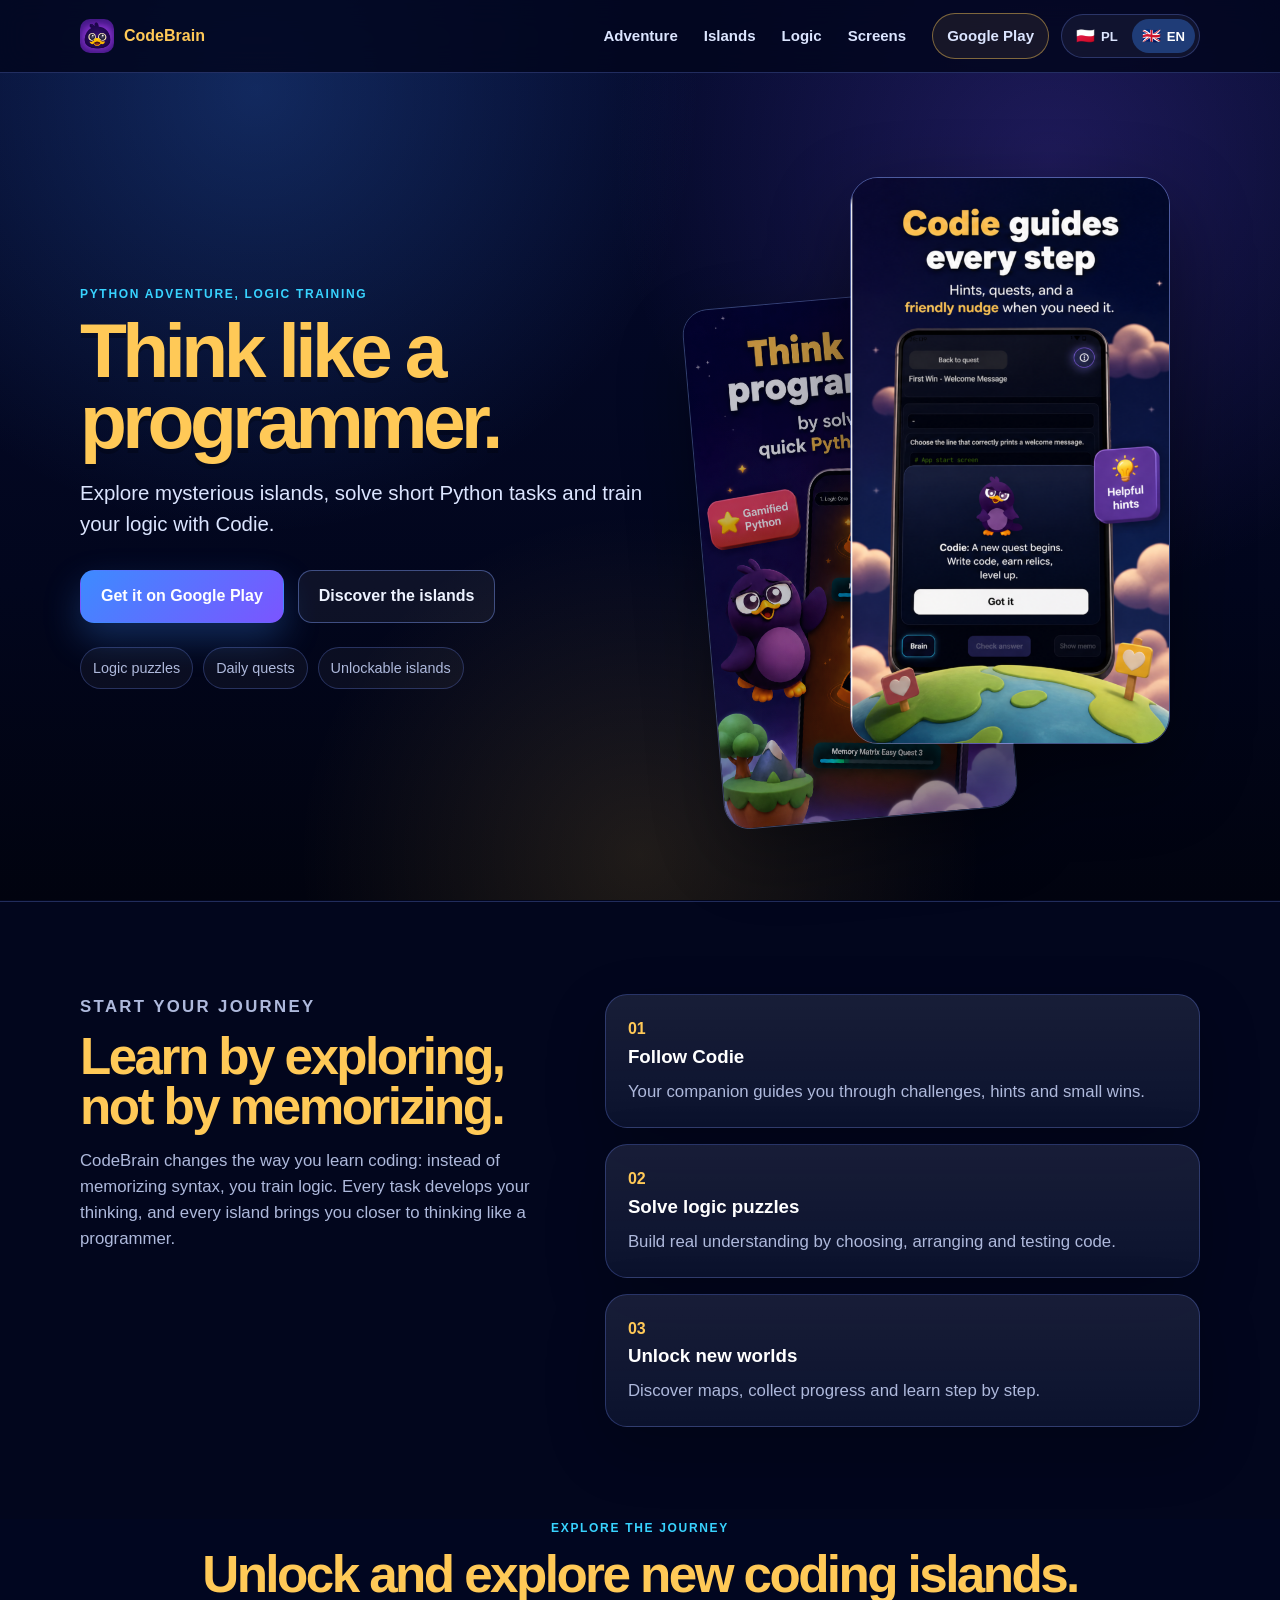
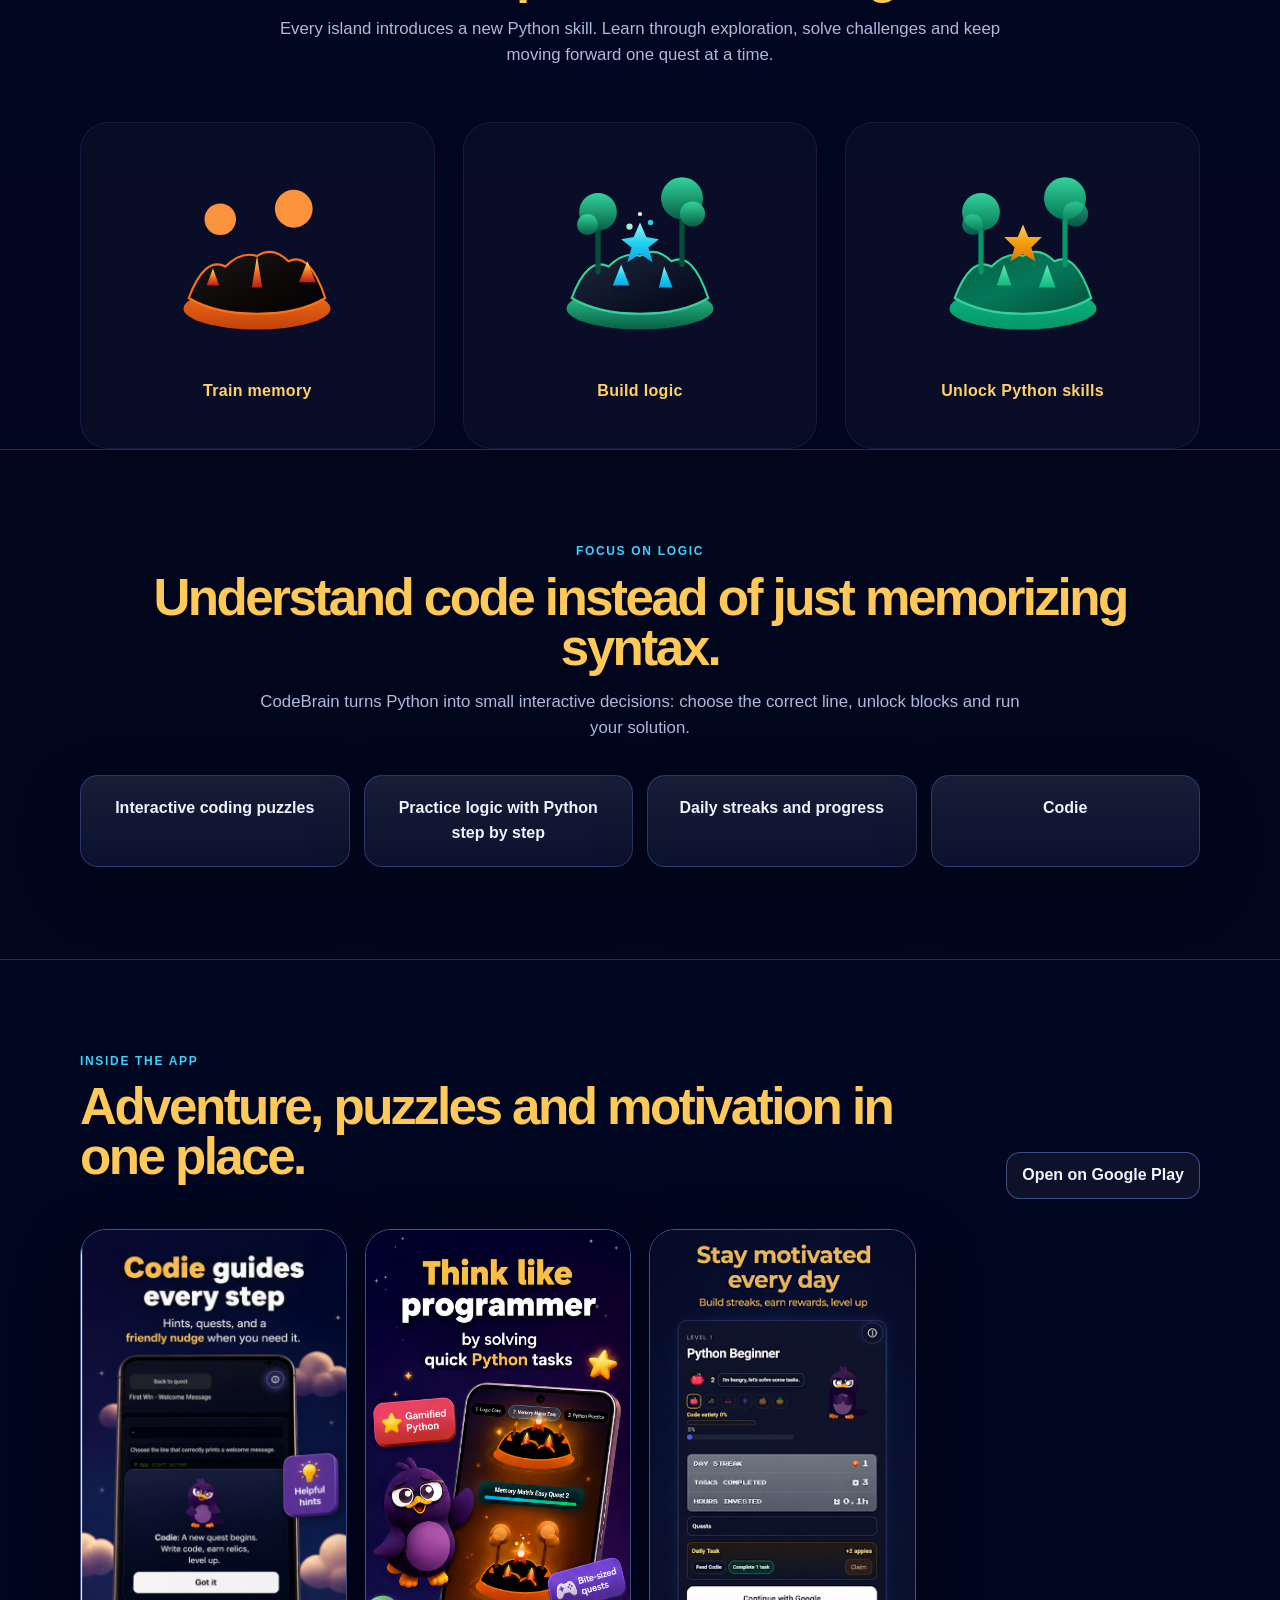
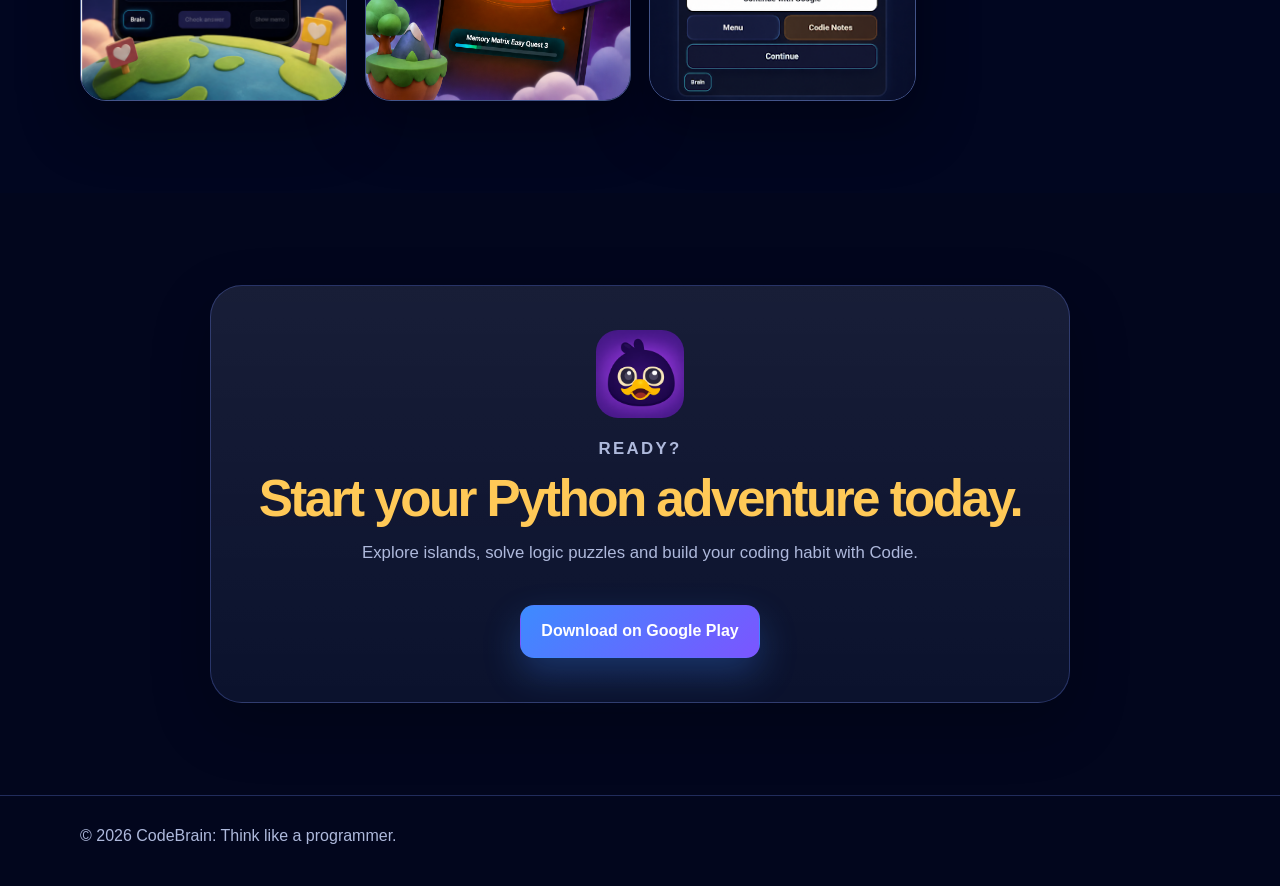
<file: index.html>
<!doctype html>
<html lang="en">
<head>
  <meta charset="UTF-8" />
  <meta name="viewport" content="width=device-width, initial-scale=1.0" />

  <title>CodeBrain - Trenuj logikę programisty</title>
  <meta
    name="description"
    content="Trenuj logikę programisty krok po kroku z Codie. Rozwiazuj logiczne zagadki, odblokowuj bloki kodu, odkrywaj wyspy i trenuj mózg codziennie."
  />

  <link rel="icon" type="image/png" href="assets/img/icon-512.png" />
  <link rel="stylesheet" href="assets/css/styles.css" />
  <script src="assets/js/main.js" defer></script>
  <!-- Google Tag Manager -->
<script>(function(w,d,s,l,i){w[l]=w[l]||[];w[l].push({'gtm.start':
new Date().getTime(),event:'gtm.js'});var f=d.getElementsByTagName(s)[0],
j=d.createElement(s),dl=l!='dataLayer'?'&l='+l:'';j.async=true;j.src=
'https://www.googletagmanager.com/gtm.js?id='+i+dl;f.parentNode.insertBefore(j,f);
})(window,document,'script','dataLayer','GTM-NPBKLX9R');</script>
<!-- End Google Tag Manager -->
</head>

<body>
  <!-- Google Tag Manager (noscript) -->
<noscript><iframe src="https://www.googletagmanager.com/ns.html?id=GTM-NPBKLX9R"
height="0" width="0" style="display:none;visibility:hidden"></iframe></noscript>
<!-- End Google Tag Manager (noscript) -->
  <div class="page-bg" aria-hidden="true"></div>

  <header class="site-header">
    <div class="container header-inner">
      <a class="brand" href="#top">
        <img src="assets/img/icon-512.png" alt="" />
        CodeBrain
      </a>

      <div class="header-actions">
        <button
          class="menu-toggle"
          id="menu-toggle"
          type="button"
          data-i18n="menu.toggle"
          data-i18n-attr="aria-label"
          aria-label="Otworz menu"
          aria-expanded="false"
          aria-controls="site-nav"
        >
          <span></span>
          <span></span>
          <span></span>
        </button>

        <nav class="site-nav" id="site-nav">
          <a href="#adventure" data-i18n="nav.adventure">Przygoda</a>
          <a href="#islands" data-i18n="nav.islands">Wyspy</a>
          <a href="#logic" data-i18n="nav.logic">Logika</a>
          <a href="#screens" data-i18n="nav.screens">Ekrany</a>
          <a
            class="nav-cta"
            href="https://play.google.com/store/apps/details?id=com.brainacademy.app"
            target="_blank"
            rel="noopener"
            data-i18n="nav.play"
          >
            Google Play
          </a>
        </nav>

        <div
          class="lang-switch"
          role="group"
          data-i18n="lang.group"
          data-i18n-attr="aria-label"
          aria-label="Wybierz jezyk"
        >
          <button
            class="lang-btn"
            type="button"
            data-lang="pl"
            data-i18n="lang.plLabel"
            data-i18n-attr="aria-label"
            aria-label="Polski"
          >
            <span class="flag" aria-hidden="true">&#x1F1F5;&#x1F1F1;</span>
            <span>PL</span>
          </button>
          <button
            class="lang-btn active"
            type="button"
            data-lang="en"
            data-i18n="lang.enLabel"
            data-i18n-attr="aria-label"
            aria-label="English"
          >
            <span class="flag" aria-hidden="true">&#x1F1EC;&#x1F1E7;</span>
            <span>EN</span>
          </button>
        </div>
      </div>
    </div>
  </header>

  <main id="top">
    <section class="hero">
      <div class="container hero-grid">
        <div class="hero-copy">
          <p class="eyebrow" data-i18n="hero.eyebrow">Przygoda z Pythonem, trening logiki</p>

          <h1 data-i18n="hero.title">Myśl jak programista.</h1>

          <p class="lead" data-i18n="hero.lead">
            Odkrywaj tajemnicze wyspy, rozwiazuj którtkie zadania Python i trenuj logikę
            z Codie.
          </p>

          <div class="hero-actions">
            <a
              class="btn btn-primary"
              href="https://play.google.com/store/apps/details?id=com.brainacademy.app"
              target="_blank"
              rel="noopener"
              data-i18n="hero.primaryCta"
            >
              Pobierz z Google Play
            </a>

            <a class="btn btn-ghost" href="#islands" data-i18n="hero.secondaryCta">
              Poznaj wyspy
            </a>
          </div>

          <div class="mini-stats">
            <span data-i18n="hero.stat1">Logiczne zagadki</span>
            <span data-i18n="hero.stat2">Codzienne misje</span>
            <span data-i18n="hero.stat3">Odblokowywane wyspy</span>
          </div>
        </div>

        <div class="phone-stack" data-i18n="hero.screensAria" data-i18n-attr="aria-label" aria-label="Zrzuty ekranu aplikacji CodeBrain">
          <img
            class="phone phone-main"
            src="assets/img/screen-puzzle.png"
            data-i18n="hero.phoneMainAlt"
            data-i18n-attr="alt"
            alt="Ekran zagadki kodowania BrainAcademy"
          />
          <img
            class="phone phone-back"
            src="assets/img/screen-codie.png"
            data-i18n="hero.phoneBackAlt"
            data-i18n-attr="alt"
            alt="Ekran przygody z Codie"
          />
        </div>
      </div>
    </section>

    <section class="section" id="adventure">
      <div class="container split">
        <div>
          <p class="eyebrow" data-i18n="adventure.eyebrow">Rozpocznij podroz</p>
          <h2 data-i18n="adventure.title">Ucz sie przez odkrywanie, a nie przez wkuwanie.</h2>
          <p data-i18n="adventure.lead">
            CodeBrain zmienia zasady nauki kodowania: zamiast składni trenuj logikę. 
            Kazde zadanie trenuje logike, a kazda wyspa przybliza Cie do myslenia jak programista.
          </p>
        </div>

        <div class="cards">
          <article class="card">
            <span>01</span>
            <h3 data-i18n="adventure.card1Title">Podazaj za Codie</h3>
            <p data-i18n="adventure.card1Text">
              Twoj towarzysz prowadzi cie przez wyzwania, podpowiedzi i male zwyciestwa.
            </p>
          </article>

          <article class="card">
            <span>02</span>
            <h3 data-i18n="adventure.card2Title">Rozwiazuj logiczne zagadki</h3>
            <p data-i18n="adventure.card2Text">
              Buduj prawdziwe zrozumienie przez wybieranie, ukladanie i testowanie kodu.
            </p>
          </article>

          <article class="card">
            <span>03</span>
            <h3 data-i18n="adventure.card3Title">Odblokowuj nowe swiaty</h3>
            <p data-i18n="adventure.card3Text">
              Odkrywaj mapy, zbieraj postepy i ucz sie krok po kroku.
            </p>
          </article>
        </div>
      </div>
    </section>

    <section class="islands-showcase section-dark" id="islands">
      <div class="container">
        <div class="center">
          <p class="eyebrow" data-i18n="islands.eyebrow">Odkrywaj podroz</p>

          <h2 data-i18n="islands.title">Odblokowuj i eksploruj nowe wyspy kodowania.</h2>

          <p class="section-lead" data-i18n="islands.lead">
            Kazda wyspa wprowadza nowa umiejetnosc Pythona.
            Ucz sie przez odkrywanie, rozwiazuj wyzwania i idz dalej misja po misji.
          </p>
        </div>

        <div class="island-grid">
          <article class="island-card">
            <img
              src="assets/img/island-lava-unlocked.svg"
              data-i18n="islands.card1Alt"
              data-i18n-attr="alt"
              alt="Wyspa Pythona"
            />
            <p class="island-label" data-i18n="islands.card1Label">Trenuj pamiec</p>
          </article>

          <article class="island-card">
            <img
              src="assets/img/island-completed.svg"
              data-i18n="islands.card2Alt"
              data-i18n-attr="alt"
              alt="Wyspa kodowania"
            />
            <p class="island-label" data-i18n="islands.card2Label">Buduj logike</p>
          </article>

          <article class="island-card">
            <img
              src="assets/img/island-nebula-rift.svg"
              data-i18n="islands.card3Alt"
              data-i18n-attr="alt"
              alt="Wyspa przygody"
            />
            <p class="island-label" data-i18n="islands.card3Label">Odblokowuj umiejetnosci Pythona</p>
          </article>
        </div>
      </div>
    </section>

    <section class="section" id="logic">
      <div class="container center">
        <p class="eyebrow" data-i18n="logic.eyebrow">Skup sie na logice</p>
        <h2 data-i18n="logic.title">Zrozum kod zamiast zapamietywac sama skladnie.</h2>

        <p class="section-lead" data-i18n="logic.lead">
          CodeBrain zamienia Pythona w male, interaktywne decyzje:
          wybierz poprawna linie, odblokuj bloki i uruchom rozwiazanie.
        </p>

        <div class="feature-grid">
          <div class="feature" data-i18n="logic.feature1">Interaktywne zagadki kodowania</div>
          <div class="feature" data-i18n="logic.feature2">Cwicz logikę z Pythonem krok po kroku</div>
          <div class="feature" data-i18n="logic.feature3">Codzienne serie i postepy</div>
          <div class="feature" data-i18n="logic.feature4">Codie</div>
        </div>
      </div>
    </section>

    <section class="section section-dark" id="screens">
      <div class="container">
        <div class="section-head">
          <div>
            <p class="eyebrow" data-i18n="screens.eyebrow">W srodku aplikacji</p>
            <h2 data-i18n="screens.title">Przygoda, zagadki i motywacja w jednym miejscu.</h2>
          </div>

          <a
            class="btn btn-small"
            href="https://play.google.com/store/apps/details?id=com.brainacademy.app"
            target="_blank"
            rel="noopener"
            data-i18n="screens.cta"
          >
            Otworz w Google Play
          </a>
        </div>

        <div class="screens-grid">
          <img
            src="assets/img/screen-puzzle.png"
            data-i18n="screens.image1Alt"
            data-i18n-attr="alt"
            alt="Ekran zagadki Pythona"
          />
          <img
            src="assets/img/screen-codie.png"
            data-i18n="screens.image2Alt"
            data-i18n-attr="alt"
            alt="Ekran Codie"
          />
          <img
            src="assets/img/screen-streak.png"
            data-i18n="screens.image3Alt"
            data-i18n-attr="alt"
            alt="Ekran codziennej motywacji"
          />
        </div>
      </div>
    </section>

    <section class="final-cta">
      <div class="container final-box">
        <img src="assets/img/icon-512.png" alt="" />

        <p class="eyebrow" data-i18n="final.eyebrow">Gotowy?</p>
        <h2 data-i18n="final.title">Rozpocznij swoja przygode z Pythonem juz dzis.</h2>

        <p data-i18n="final.lead">
          Odkrywaj wyspy, rozwiazuj logiczne zagadki i buduj nawyk kodowania z Codie.
        </p>

        <a
          class="btn btn-primary"
          href="https://play.google.com/store/apps/details?id=com.brainacademy.app"
          target="_blank"
          rel="noopener"
          data-i18n="final.cta"
        >
          Pobierz z Google Play
        </a>
      </div>
    </section>
  </main>

  <footer class="site-footer">
    <div class="container footer-inner">
      <p>&copy; <span id="year"></span> <span data-i18n="footer.copy">CodeBrain: Myśl jak programista.</span></p>
    </div>
  </footer>
</body>
</html>
</file>
<file: assets/css/styles.css>
:root {
  --bg: #02061d;
  --bg2: #06103b;
  --panel: rgba(8, 15, 45, 0.82);
  --panel2: rgba(14, 24, 67, 0.92);
  --text: #f5f7ff;
  --muted: #aeb9dc;
  --gold: #ffc957;
  --gold2: #ffdd83;
  --blue: #3d8bff;
  --purple: #7b55ff;
  --cyan: #38d3ff;
  --line: rgba(115, 145, 255, 0.28);
  --shadow: 0 30px 80px rgba(0, 0, 0, 0.45);
}

* {
  box-sizing: border-box;
}

html {
  scroll-behavior: smooth;
}

body {
  margin: 0;
  font-family: Inter, "Segoe UI", Roboto, Arial, sans-serif;
  color: var(--text);
  background: var(--bg);
  line-height: 1.55;
}

a {
  color: inherit;
  text-decoration: none;
}

img {
  max-width: 100%;
  display: block;
}

.page-bg {
  position: fixed;
  inset: 0;
  z-index: -1;
  background:
    radial-gradient(circle at 20% 10%, rgba(61, 139, 255, 0.24), transparent 34%),
    radial-gradient(circle at 82% 18%, rgba(123, 85, 255, 0.22), transparent 34%),
    radial-gradient(circle at 50% 95%, rgba(255, 201, 87, 0.12), transparent 32%),
    linear-gradient(180deg, #050b2f 0%, #02061d 65%, #01030f 100%);
}

.container {
  width: min(1120px, 92%);
  margin: 0 auto;
}

.site-header {
  position: sticky;
  top: 0;
  z-index: 20;
  background: rgba(2, 6, 29, 0.82);
  border-bottom: 1px solid var(--line);
  backdrop-filter: blur(14px);
}

.header-inner {
  min-height: 72px;
  display: flex;
  align-items: center;
  justify-content: space-between;
}

.header-actions {
  display: flex;
  align-items: center;
  gap: 12px;
}

.brand {
  display: inline-flex;
  align-items: center;
  gap: 10px;
  font-weight: 900;
  color: var(--gold);
}

.brand img {
  width: 34px;
  height: 34px;
  border-radius: 10px;
}

.site-nav {
  display: flex;
  align-items: center;
  gap: 26px;
  color: #dce5ff;
  font-weight: 700;
  font-size: 0.94rem;
}

.site-nav a:hover {
  color: var(--gold2);
}

.nav-cta {
  padding: 10px 14px;
  border: 1px solid rgba(255, 201, 87, 0.45);
  border-radius: 999px;
  background: rgba(255, 201, 87, 0.08);
}

.lang-switch {
  display: inline-flex;
  gap: 4px;
  padding: 4px;
  border: 1px solid var(--line);
  border-radius: 999px;
  background: rgba(255,255,255,0.05);
}

.lang-btn {
  display: inline-flex;
  align-items: center;
  gap: 6px;
  min-height: 34px;
  padding: 6px 10px;
  border: 0;
  border-radius: 999px;
  background: transparent;
  color: #dce5ff;
  font-size: 0.82rem;
  font-weight: 800;
  cursor: pointer;
}

.lang-btn.active {
  background: rgba(61, 139, 255, 0.35);
  color: #ffffff;
}

.lang-btn:hover {
  background: rgba(255,255,255,0.12);
}

.flag {
  font-size: 0.95rem;
}

.menu-toggle {
  display: none;
  width: 44px;
  height: 44px;
  border: 1px solid var(--line);
  border-radius: 12px;
  background: rgba(255,255,255,0.04);
}

.menu-toggle span {
  display: block;
  height: 2px;
  width: 22px;
  margin: 5px auto;
  background: white;
}

.hero {
  min-height: calc(100svh - 72px);
  display: grid;
  align-items: center;
  padding: 68px 0;
}

.hero-grid {
  display: grid;
  grid-template-columns: 1.05fr 0.95fr;
  gap: 46px;
  align-items: center;
}

.eyebrow {
  margin: 0 0 12px;
  color: var(--cyan);
  text-transform: uppercase;
  letter-spacing: 0.14em;
  font-size: 0.75rem;
  font-weight: 900;
}

h1,
h2,
h3,
p {
  margin-top: 0;
}

h1 {
  margin-bottom: 20px;
  max-width: 780px;
  font-size: clamp(2.7rem, 6vw, 5.9rem);
  line-height: 0.92;
  letter-spacing: -0.06em;
  color: var(--gold);
  text-shadow: 0 5px 0 rgba(0,0,0,0.22);
}

h2 {
  margin-bottom: 16px;
  font-size: clamp(2rem, 4vw, 4rem);
  line-height: 0.98;
  letter-spacing: -0.05em;
  color: var(--gold);
}

h3 {
  margin-bottom: 8px;
  color: #ffffff;
}

.lead {
  max-width: 620px;
  color: #dce5ff;
  font-size: clamp(1.05rem, 2vw, 1.28rem);
}

.hero-actions {
  display: flex;
  flex-wrap: wrap;
  gap: 14px;
  margin-top: 30px;
}

.btn {
  display: inline-flex;
  align-items: center;
  justify-content: center;
  min-height: 48px;
  padding: 13px 20px;
  border-radius: 14px;
  border: 1px solid transparent;
  font-weight: 900;
  transition: transform 0.16s ease, filter 0.16s ease;
}

.btn:hover {
  transform: translateY(-2px);
  filter: brightness(1.08);
}

.btn-primary {
  color: white;
  background: linear-gradient(135deg, var(--blue), var(--purple));
  box-shadow: 0 16px 36px rgba(61, 139, 255, 0.28);
}

.btn-ghost,
.btn-small {
  color: #eef3ff;
  border-color: rgba(129, 160, 255, 0.42);
  background: rgba(255,255,255,0.05);
}

.btn-small {
  min-height: 42px;
  padding: 10px 15px;
  white-space: nowrap;
}

.mini-stats {
  display: flex;
  flex-wrap: wrap;
  gap: 10px;
  margin-top: 24px;
}

.mini-stats span {
  padding: 9px 12px;
  border: 1px solid var(--line);
  border-radius: 999px;
  color: var(--muted);
  background: rgba(255,255,255,0.04);
  font-size: 0.9rem;
}

.phone-stack {
  position: relative;
  min-height: 620px;
}

.phone {
  position: absolute;
  width: min(320px, 72vw);
  border-radius: 28px;
  border: 1px solid rgba(138, 169, 255, 0.48);
  box-shadow: var(--shadow);
}

.phone-main {
  right: 30px;
  top: 0;
  z-index: 2;
}

.phone-back {
  left: 0;
  top: 98px;
  opacity: 0.75;
  transform: rotate(-5deg) scale(0.92);
}

.section {
  padding: 92px 0;
  border-top: 1px solid var(--line);
}

.section-dark {
  background: rgba(2, 8, 35, 0.62);
}

.split {
  display: grid;
  grid-template-columns: 0.9fr 1.1fr;
  gap: 38px;
  align-items: start;
}

.split p,
.section-lead,
.final-box p {
  color: var(--muted);
  font-size: 1.05rem;
}

.cards {
  display: grid;
  gap: 16px;
}

.card,
.feature,
.final-box {
  border: 1px solid var(--line);
  background:
    linear-gradient(180deg, rgba(255,255,255,0.07), rgba(255,255,255,0.02)),
    var(--panel);
  box-shadow: 0 22px 60px rgba(0,0,0,0.22);
}

.card {
  padding: 22px;
  border-radius: 22px;
}

.card span {
  color: var(--gold);
  font-weight: 900;
}
.island-grid {
  margin-top: 54px;
  display: grid;
  grid-template-columns: repeat(3, minmax(220px, 1fr));
  gap: 28px;
  align-items: end;
}

.island-card {
  background: rgba(255,255,255,0.03);
  border: 1px solid rgba(120,130,255,0.12);
  border-radius: 28px;
  padding: 28px 20px;
  text-align: center;
  backdrop-filter: blur(8px);
}

.island-card img {
  width: min(210px, 100%);
  display: block;
  margin: 0 auto;
}

.island-label {
  margin-top: 18px;
  font-size: 1rem;
  font-weight: 600;
  color: #ffd166;
  letter-spacing: 0.02em;
}

@media (max-width: 900px) {
  .island-grid {
    grid-template-columns: 1fr;
    gap: 22px;
  }

  .island-card img {
    width: 170px;
  }
}
.card p {
  margin-bottom: 0;
  color: var(--muted);
}

.center {
  text-align: center;
}

.center .section-lead {
  margin-left: auto;
  margin-right: auto;
  max-width: 760px;
}

.feature-grid {
  margin-top: 34px;
  display: grid;
  grid-template-columns: repeat(4, 1fr);
  gap: 14px;
}

.feature {
  padding: 20px 16px;
  border-radius: 18px;
  color: #eef3ff;
  font-weight: 900;
}

.section-head {
  display: flex;
  align-items: end;
  justify-content: space-between;
  gap: 22px;
  margin-bottom: 30px;
}

.screens-grid {
  display: grid;
  grid-template-columns: repeat(4, 1fr);
  gap: 18px;
}

.screens-grid img {
  width: 100%;
  border-radius: 26px;
  border: 1px solid rgba(138, 169, 255, 0.48);
  box-shadow: 0 24px 60px rgba(0, 0, 0, 0.34);
}

.final-cta {
  padding: 92px 0;
}

.final-box {
  max-width: 860px;
  margin: 0 auto;
  padding: 44px 26px;
  border-radius: 32px;
  text-align: center;
}

.final-box img {
  width: 88px;
  height: 88px;
  margin: 0 auto 18px;
  border-radius: 22px;
}

.final-box .btn {
  margin-top: 22px;
}

.site-footer {
  padding: 28px 0 38px;
  border-top: 1px solid var(--line);
  color: var(--muted);
}

.footer-inner p {
  margin: 0;
}

@media (max-width: 950px) {
  .hero-grid,
  .split {
    grid-template-columns: 1fr;
  }

  .phone-stack {
    min-height: 560px;
  }

  .phone-main {
    right: 8%;
  }

  .phone-back {
    left: 6%;
  }

  .feature-grid,
  .screens-grid {
    grid-template-columns: repeat(2, 1fr);
  }
}

@media (max-width: 720px) {
  .menu-toggle {
    display: block;
  }

  .site-nav {
    position: absolute;
    left: 4%;
    right: 4%;
    top: 72px;
    display: none;
    flex-direction: column;
    align-items: stretch;
    padding: 16px;
    border: 1px solid var(--line);
    border-radius: 18px;
    background: rgba(3, 8, 33, 0.98);
  }

  .header-actions {
    gap: 8px;
  }

  .lang-btn {
    min-height: 32px;
    padding: 6px 9px;
    font-size: 0.75rem;
  }

  .site-nav.open {
    display: flex;
  }

  .hero {
    padding: 46px 0 28px;
  }

  h1 {
    font-size: clamp(2.6rem, 14vw, 4.4rem);
  }

  .phone-stack {
    min-height: 500px;
  }

  .phone {
    width: min(245px, 72vw);
  }

  .phone-main {
    right: 0;
  }

  .phone-back {
    left: 0;
    top: 86px;
  }

  .section,
  .final-cta {
    padding: 68px 0;
  }

  .section-head {
    display: block;
  }

  .section-head .btn {
    margin-top: 18px;
  }

  .feature-grid,
  .screens-grid {
    grid-template-columns: 1fr;
  }
}
</file>
